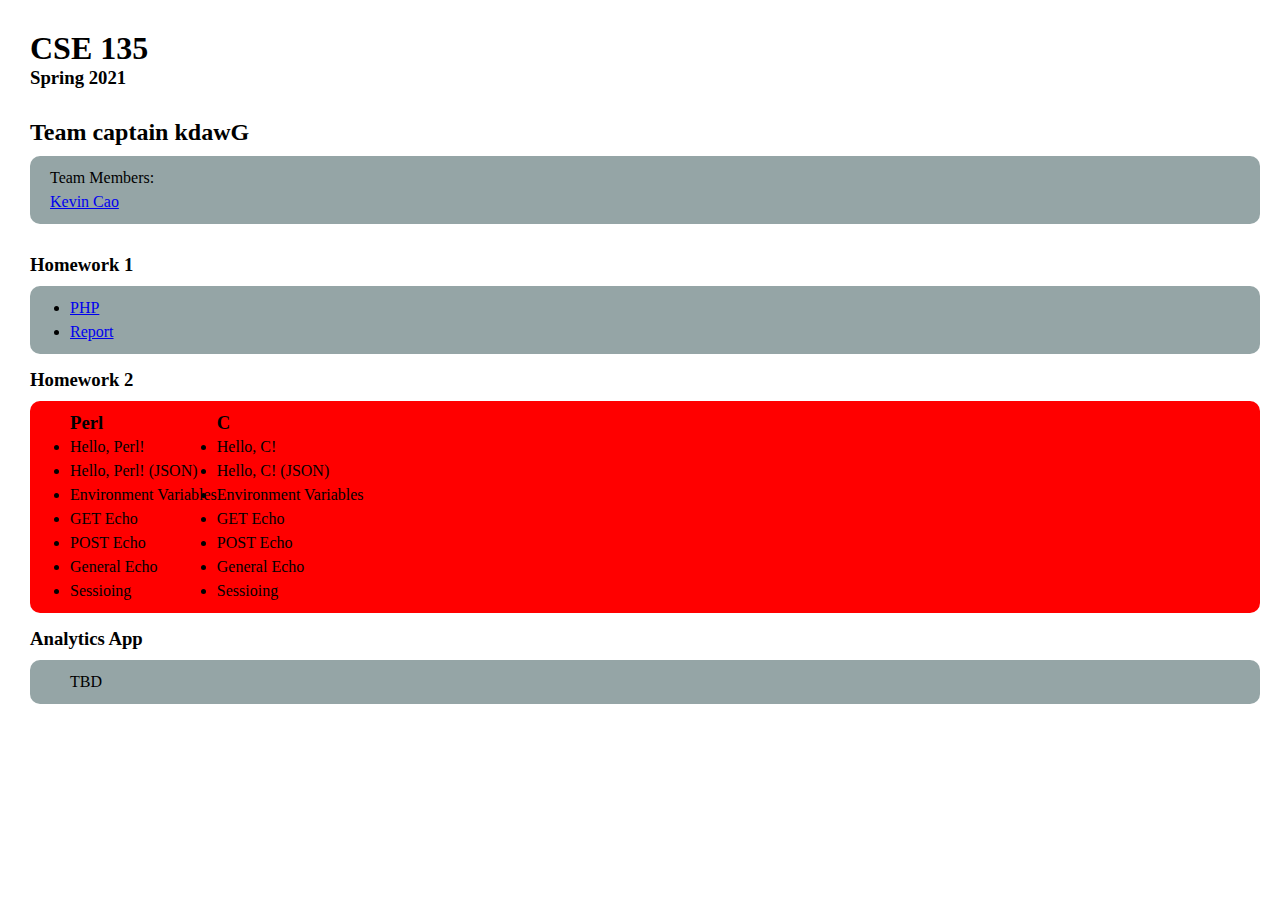
<file: index.html>
<!DOCTYPE html>
<html lang="en">

<head>
    <meta charset="UTF-8" />
    <meta name="viewport" content="width=device-width, initial-scale=1.0" />
    <title>CSE 135</title>

    <!-- Main stylesheet -->
    <link rel="stylesheet" href="./css/style.css">
    <link rel="icon" href="./img/favicon.ico" />
</head>

<body>
    <div class="page-title">
        <h1>CSE 135</h1>
        <h3>Spring 2021</h3>
    </div>

    <div class="team-description">
        <h2>Team captain kdawG</h2>

        <div class="team-members">
            <p>Team Members:</p>
            <a href="members/kevincao.html">Kevin Cao</a>
        </div>
    </div>

    <div class="homeworks">
        <h3>Homework 1</h3>

        <div class="homework-assignments">
            <ul>
                <li><a href="hw1/hello.php">PHP</a></li>
                <li><a href="hw1/report.html">Report</a></li>
            </ul>
        </div>

    </div>
    <div class="homeworks" id="homework-two">
        <h3>Homework 2</h3>
        <div class="homework-assignments">
            <div class="cgi-perl">
                <h3>Perl</h3>
                <ul>
                    <li><a>Hello, Perl!</a></li>
                    <li><a>Hello, Perl! (JSON)</a></li>
                    <li><a>Environment Variables</a></li>
                    <li><a>GET Echo</a></li>
                    <li><a>POST Echo</a></li>
                    <li><a>General Echo</a></li>
                    <li><a>Sessioing</a></li>
                </ul>
            </div>
            <div class="cgi-c">
                <h3>C</h3>
                <ul>
                    <li><a>Hello, C!</a></li>
                    <li><a>Hello, C! (JSON)</a></li>
                    <li><a>Environment Variables</a></li>
                    <li><a>GET Echo</a></li>
                    <li><a>POST Echo</a></li>
                    <li><a>General Echo</a></li>
                    <li><a>Sessioing</a></li>
                </ul>
            </div>
        </div>
    </div>
    <div class="homeworks">
        <h3>Analytics App</h3>
        <div class="homework-assignments">
            <p>TBD</p>
        </div>
    </div>
</body>

</html>
</file>
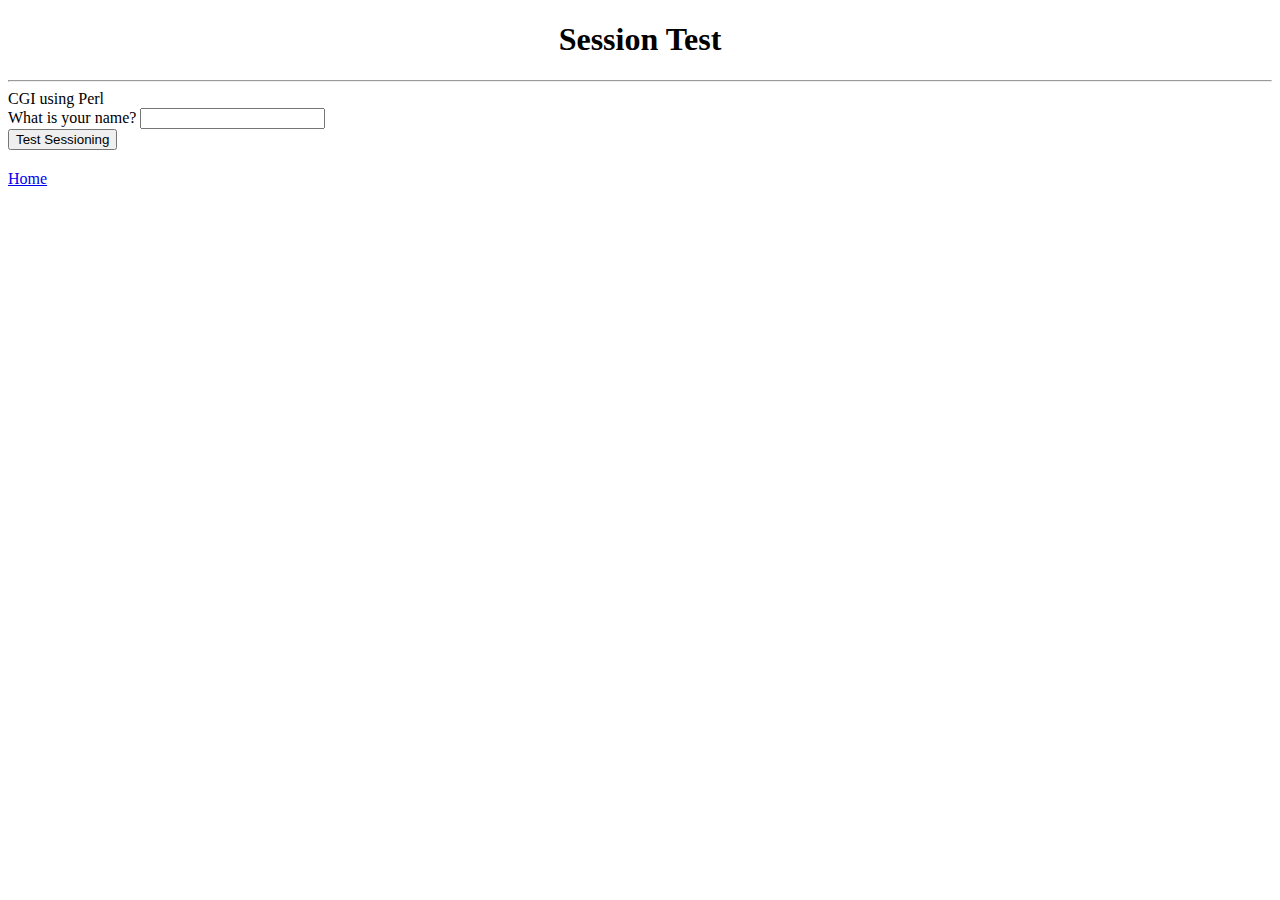
<file: perl-cgiform.html>
<!doctype html>
<html>

<head>
  <title>CGI Form</title>
</head>

<body>
  <h1 align="center">Session Test</h1>
  <hr>
  <label for="cgi-lang">CGI using Perl</label>
  <form action="/cgi-bin/perl-sessions-1.pl" method="Post" id="form">
    <label>What is your name? <input type="text" name="username" autocomplete="off"></label>
    <br>
    <input type="submit" value="Test Sessioning">
  </form>
  
  <a href="/" style="display:inline-block;margin-top:20px;">Home</a> 

</body>

</html>
</file>
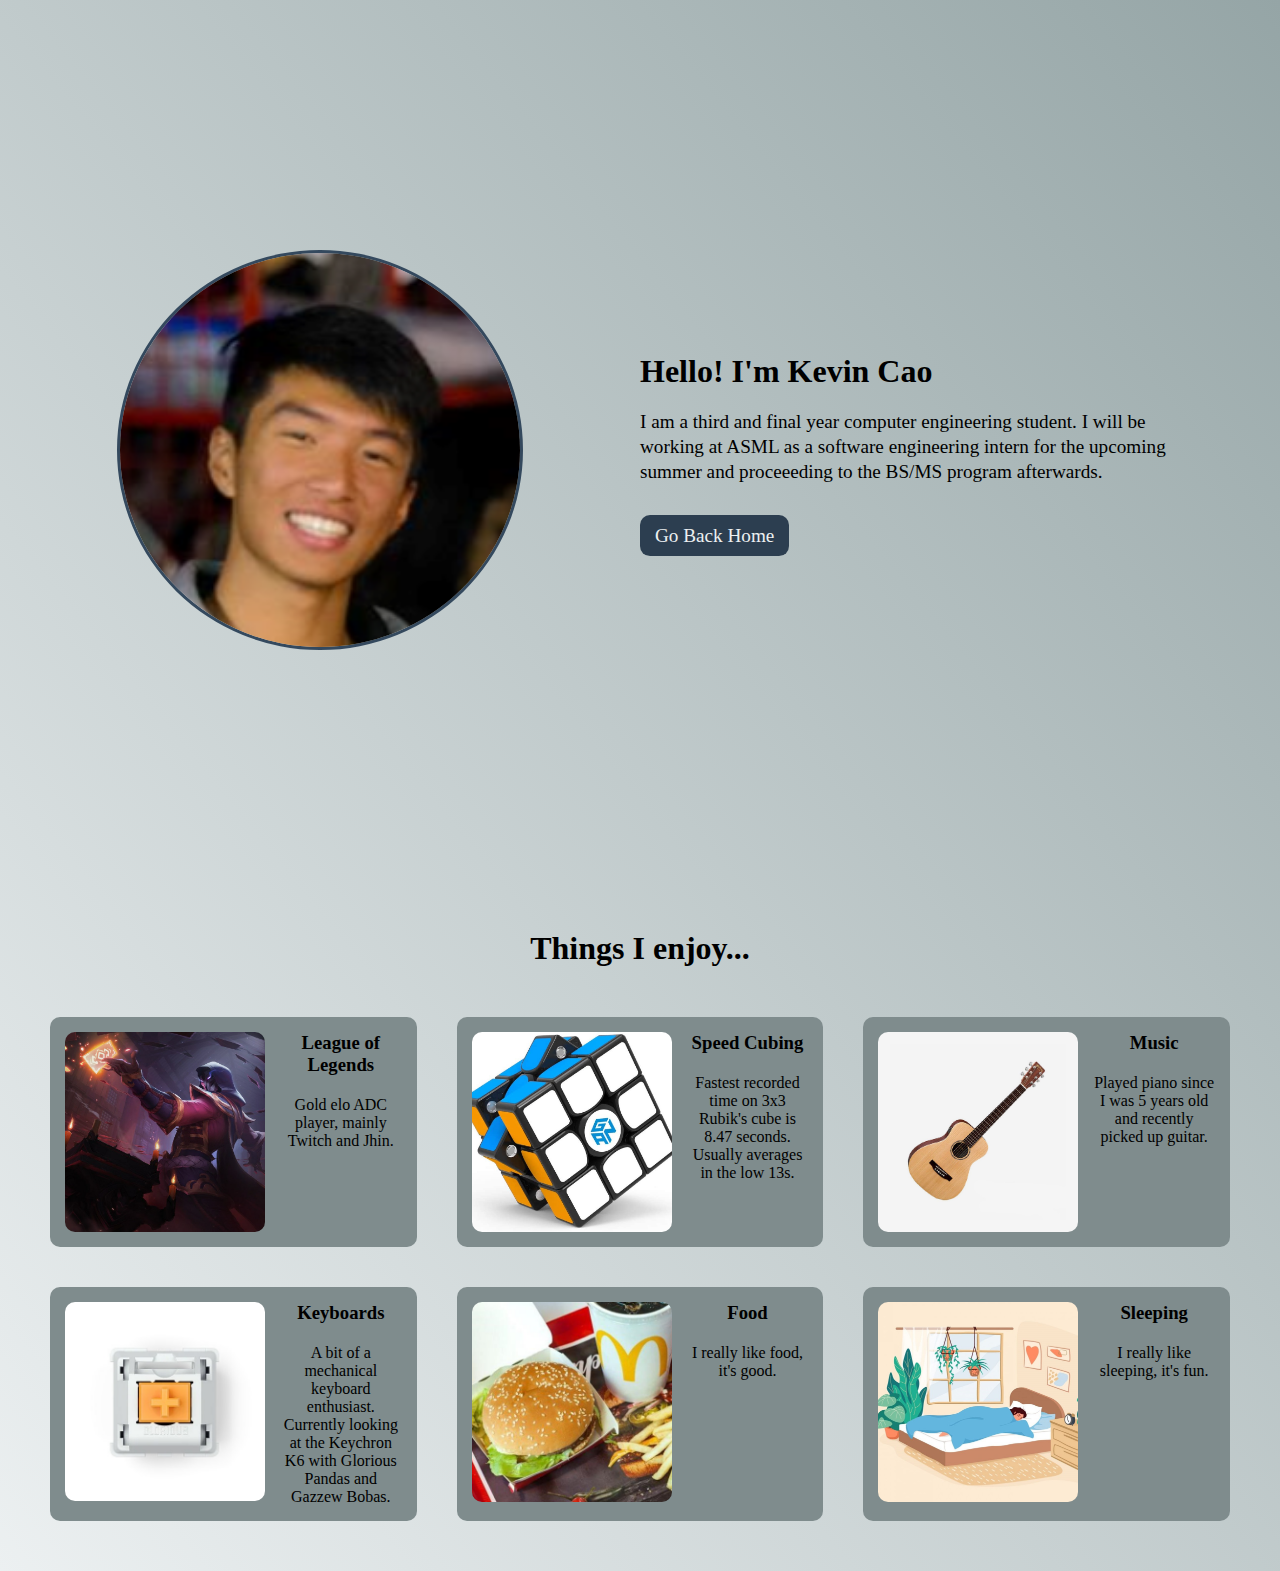
<file: members/kevincao.html>
<!DOCTYPE html>
<html lang="en">

<head>
    <meta charset="UTF-8" />
    <meta name="viewport" content="width=device-width, initial-scale=1.0" />
    <title>Member Spotlight</title>

    <!-- Main stylesheet -->
    <link rel="stylesheet" href="../css/kevincao.css">
    <link rel="icon" href="../img/favicon.ico" />
</head>

<body>
    <div class="large-face">
        <img src="../img/squarephoto.PNG" alt="My Face">
    </div>

    <div class="description">
        <div class="description-text">
            <h2>Hello! I'm Kevin Cao</h2>
            <p>I am a third and final year computer engineering student.
                I will be working at ASML as a software engineering intern
                for the upcoming summer and proceeeding to the BS/MS program afterwards.</p>
            <a href="../index.html">Go Back Home</a>
        </div>
    </div>

    <div class="section-hobbies">
        <h1>Things I enjoy...</h1>


        <div class="hobby-container">
            <div class="one-hobby">
                <img src="../img/twistedfate.jpg" alt="Twisted Fate">
                <h3>League of Legends</h3>
                <p>Gold elo ADC player, mainly Twitch and Jhin.</p>
            </div>
            <div class="one-hobby">
                <img src="../img/ganx.jpg" alt="Gan X">
                <h3>Speed Cubing</h3>
                <p>Fastest recorded time on 3x3 Rubik's cube is 8.47 seconds.
                    Usually averages in the low 13s.
                </p>
            </div>
            <div class="one-hobby">
                <img src="../img/guitar.jpg" alt="Guitar">
                <h3>Music</h3>
                <p>Played piano since I was 5 years old and recently picked up guitar.</p>
            </div>
            <div class="one-hobby">
                <img src="../img/gloriouspandas.jpg" alt="Glorious Pandas">
                <h3>Keyboards</h3>
                <p>A bit of a mechanical keyboard enthusiast.
                    Currently looking at the Keychron K6 with Glorious Pandas and Gazzew Bobas.
                </p>
            </div>
            <div class="one-hobby">
                <img src="../img/mcdonalds.jpg" alt="McDonalds">
                <h3>Food</h3>
                <p>I really like food, it's good.</p>
            </div>
            <div class="one-hobby">
                <img src="../img/sleep.jpg" alt="Sleeping">
                <h3>Sleeping</h3>
                <p>I really like sleeping, it's fun.</p>
            </div>
        </div>

    </div>
</body>

</html>
</file>
<file: css/style.css>
* {
    margin: 0;
    padding: 0;
}

/* PAGE TITLE */
.page-title {
    /* background-color: red; */
    padding: 30px ;
}

/* TEAM DESCRIPTION */
.team-description {
    /* background-color: yellow; */
    padding: 0 20px 30px 30px;
}

.team-description .team-members {
    background-color: #95a5a6;
    line-height: 150%;
    margin-top: 10px;
    padding: 10px 0 10px 20px;
    border-radius: 10px;
}

/* HOMEWORKS */
.homeworks {
    /* background-color: green; */
    padding: 0 20px 15px 30px;
}

.homeworks .homework-assignments {
    background-color: #95a5a6;
    line-height: 150%;
    margin-top: 10px;
    padding: 10px 0 10px 40px;
    border-radius: 10px;
}

/* HOMEWORK 2 */
#homework-two .homework-assignments{
    display: flex;
    background-color: red;
}
</file>
<file: css/kevincao.css>
* {
    margin: 0;
    padding: 0;
}

body {
    background-image: linear-gradient(to top right, #ecf0f1, #95a5a6);
}

/* Large Face Icon */
.large-face {
    width: 50%;
    height: 100vh;
    float: left;

    display: flex;
    justify-content: center;
    align-items: center;
}

.large-face img {
    border-radius: 50%;
    border: 3px solid #34495e;
    width: 400px;
}

/* Description */
.description {
    width: 50%;
    height: 100vh;
    float: right;

    position: relative;
}

.description .description-text {
    position: absolute;
    top: 50%;
    width: 550px;
    transform: translate(0%, -50%);
}

.description .description-text h2 {
    font-size: 200%;
    padding-bottom: 20px;
}

.description .description-text p {
    font-size: 120%;
    line-height: 130%;
    padding-bottom: 40px;
}

.description .description-text a {
    font-size: 120%;
    color: #ecf0f1;
    background-color: #2c3e50;
    padding: 10px 15px 10px 15px;
    border-radius: 10px;
    cursor: pointer;
    text-decoration: none;
}

/* Hobbies */
.section-hobbies {
    clear: both;
    padding: 30px;
    text-align: center;
}

.section-hobbies .hobby-container {
    display: grid;
    grid-template-columns: repeat(3, 1fr);
    padding-top: 30px;
}

.section-hobbies .hobby-container .one-hobby {
    background-color: #7f8c8d;
    margin: 20px;
    padding: 15px;
    border-radius: 10px;
}

.section-hobbies .hobby-container .one-hobby img {
    width: 200px;
    margin-right: 15px;
    float: left;
    border-radius: 10px;
}

.section-hobbies .hobby-container .one-hobby h3 {
    padding-bottom: 20px;
}
</file>
